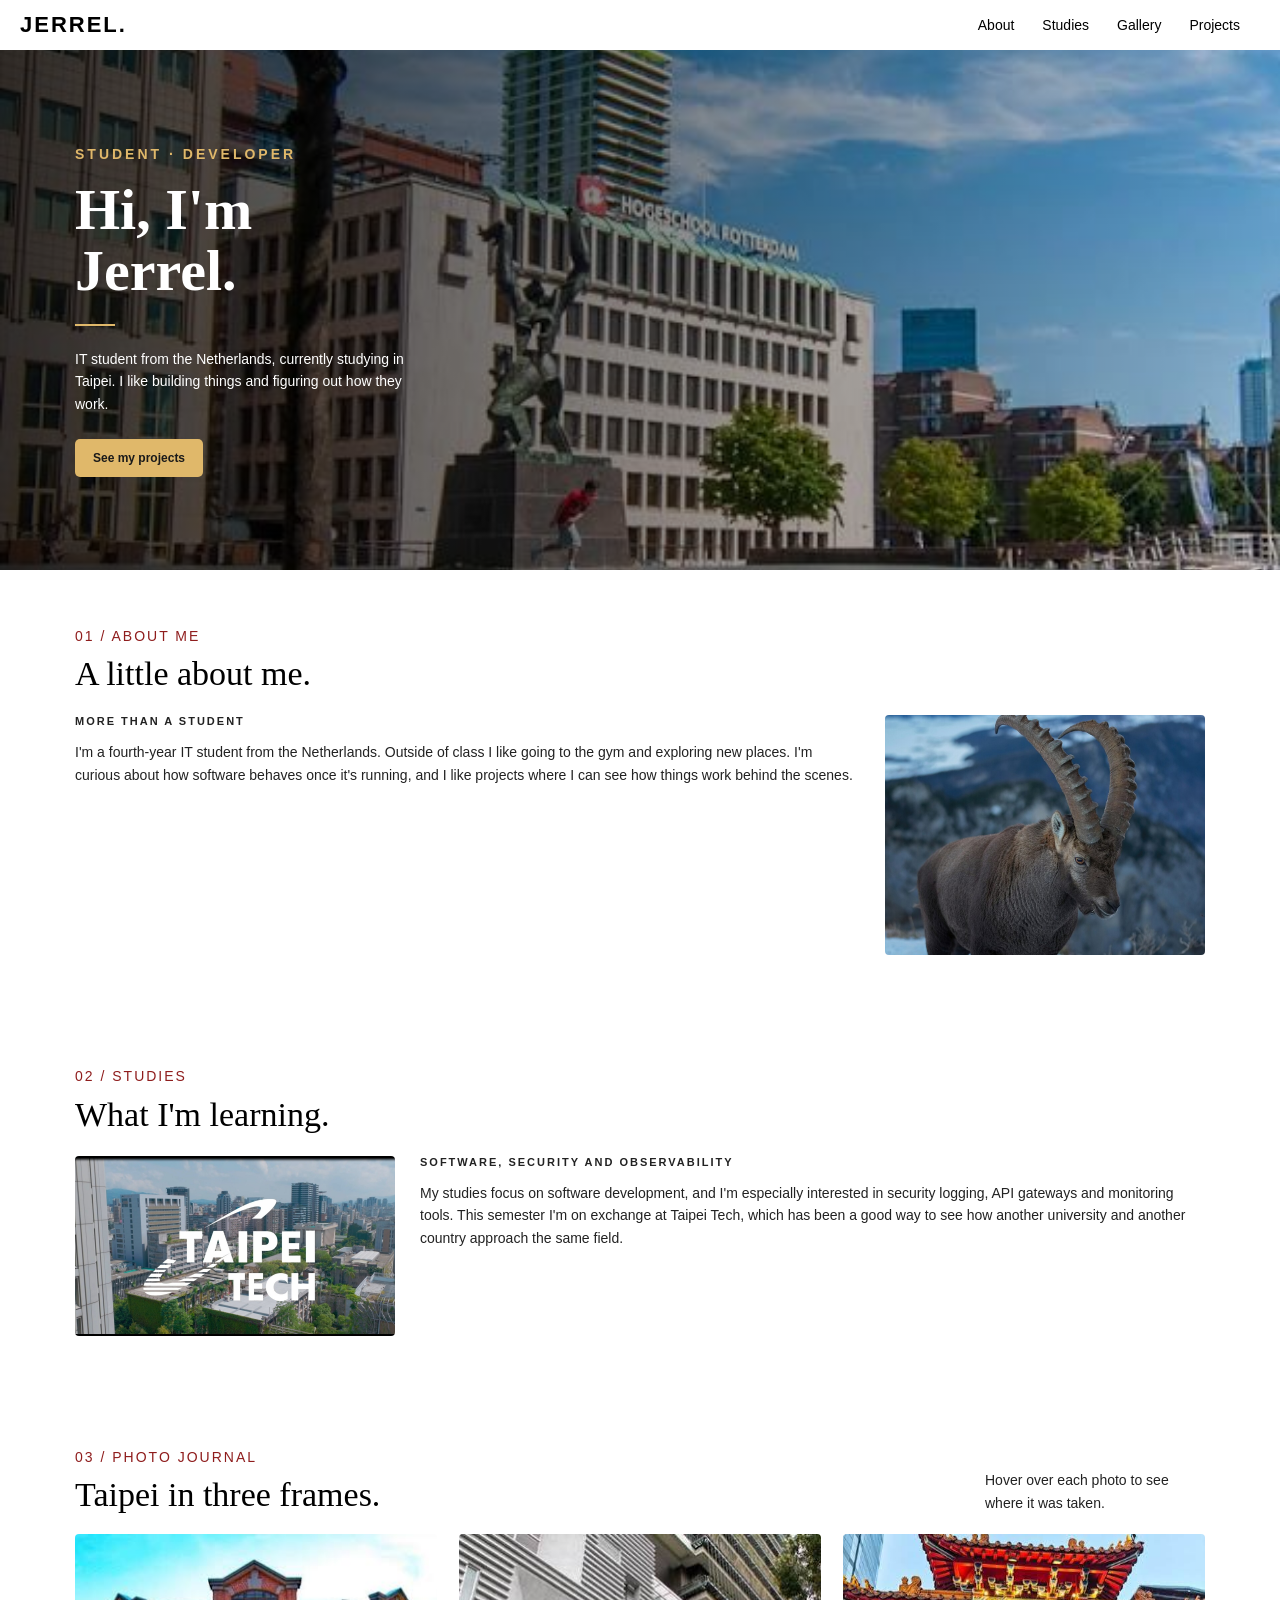
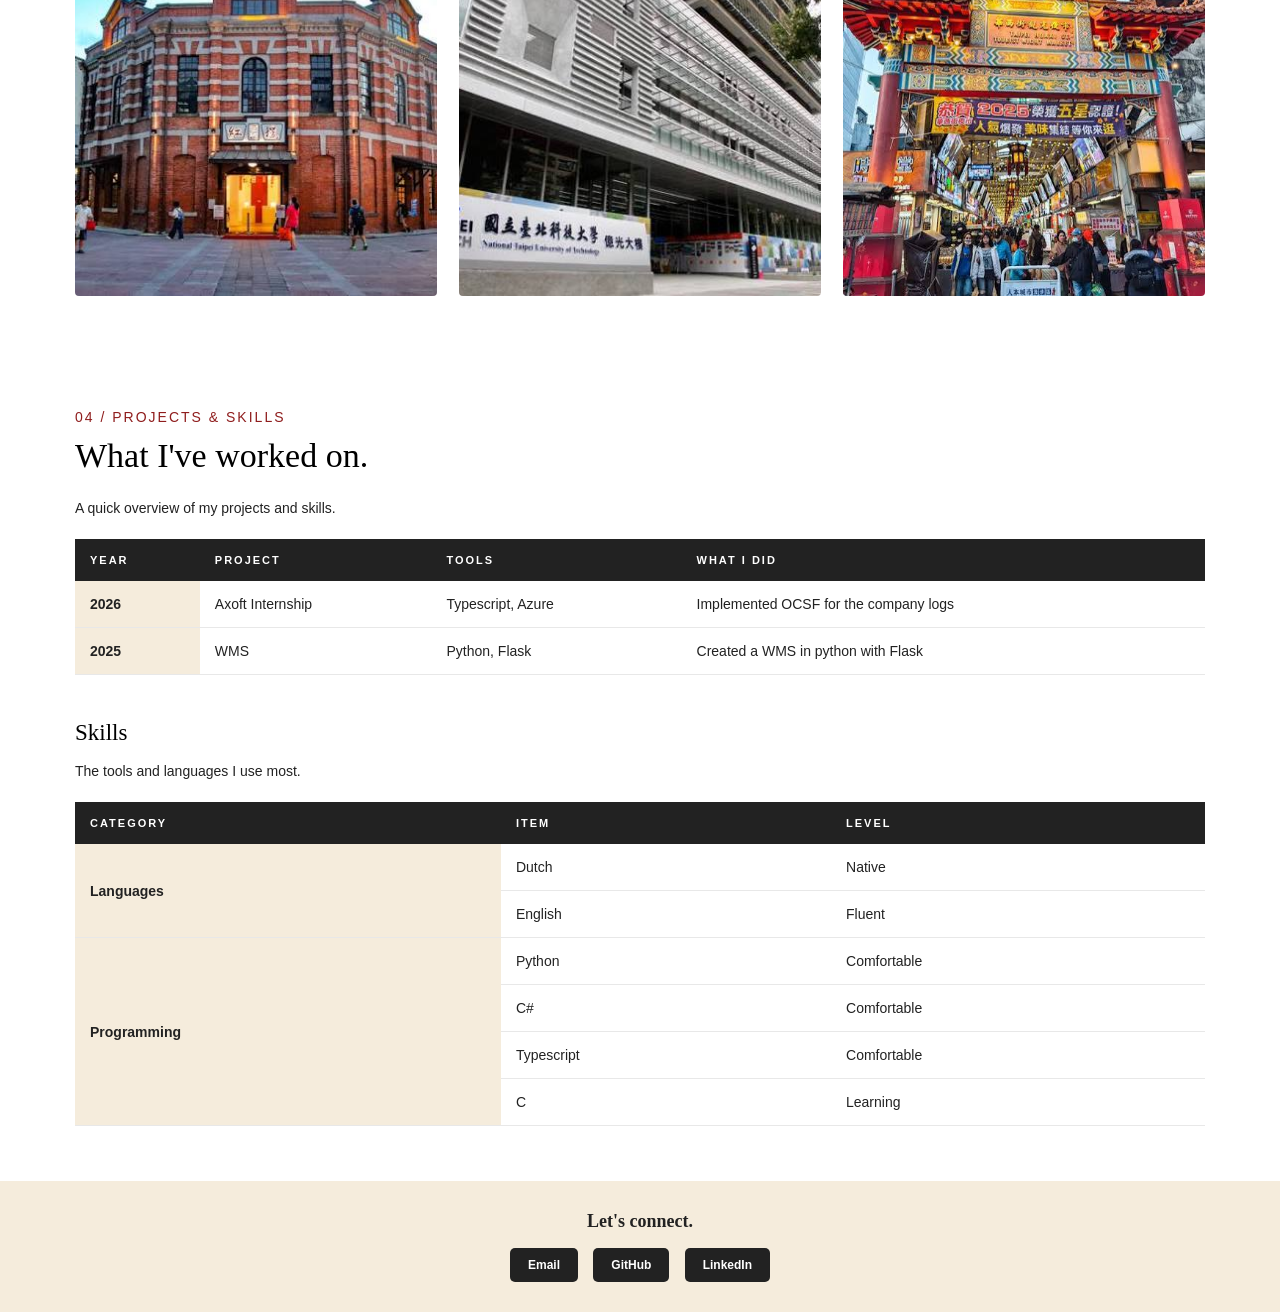
<file: week5.html>
<!DOCTYPE html>
<html lang="en">
<head>
    <meta charset="UTF-8">
    <meta name="viewport" content="width=device-width, initial-scale=1.0">
    <title>Jerrel</title>
    <link rel="stylesheet" href="styles.css">
</head>
<body>

    <header id="top">
        <a class="logo" href="#top">JERREL.</a>
        <ul>
            <li><a href="#about">About</a></li>
            <li><a href="#studies">Studies</a></li>
            <li><a href="#gallery">Gallery</a></li>
            <li><a href="#projects">Projects</a></li>
        </ul>
    </header>

    <section class="hero">
        <div class="hero-text">
            <p class="small">Student · Developer</p>
            <h1>Hi, I'm Jerrel.</h1>
            <div class="line"></div>
            <p>IT student from the Netherlands, currently studying in Taipei. I like building things and figuring out how they work.</p>
            <a href="#projects" class="btn">See my projects</a>
        </div>
    </section>

    <section class="section" id="about">
        <p class="label">01 / ABOUT ME</p>
        <h2 class="title">A little about me.</h2>
        <img class="pic-right" src="goat.png" alt="Photo of me">
        <h3>More than a student</h3>
        <p>
            I'm a fourth-year IT student from the Netherlands. Outside of class
            I like going to the gym and exploring new places. 
            I'm curious about how software behaves
            once it's running, and I like projects where I can see how things
            work behind the scenes.
        </p>
    </section>

    <section class="section" id="studies">
        <p class="label">02 / STUDIES</p>
        <h2 class="title">What I'm learning.</h2>
        <img class="pic-left" src="tech.png" alt="Taipei Tech campus">
        <h3>Software, security and observability</h3>
        <p>
            My studies focus on software development, and I'm especially
            interested in security logging, API gateways and monitoring tools.
            This semester I'm on exchange at Taipei Tech, which has been a good
            way to see how another university and another country approach the
            same field.
        </p>
    </section>

    <section class="section" id="gallery">
        <div class="gallery-top">
            <div>
                <p class="label">03 / PHOTO JOURNAL</p>
                <h2 class="title">Taipei in three frames.</h2>
            </div>
            <p class="note">Hover over each photo to see where it was taken.</p>
        </div>

        <div class="photos">
            <div class="photo">
                <img src="ximen.png" alt="Ximending street">
                <div class="cover">
                    <h4>Ximending</h4>
                    <p>MY NEIGHBORHOOD.</p>
                </div>
            </div>
            <div class="photo">
                <img src="campus.png" alt="Taipei Tech campus">
                <div class="cover">
                    <h4>Campus</h4>
                    <p>TAIPEI TECH.</p>
                </div>
            </div>
            <div class="photo">
                <img src="nightmarket.png" alt="Night market">
                <div class="cover">
                    <h4>Night Market</h4>
                    <p>FAVORITE FOOD SPOT.</p>
                </div>
            </div>
        </div>
    </section>

    <section class="section" id="projects">
        <p class="label">04 / PROJECTS &amp; SKILLS</p>
        <h2 class="title">What I've worked on.</h2>
        <p>A quick overview of my projects and skills.</p>

        <table>
            <tr>
                <th>Year</th>
                <th>Project</th>
                <th>Tools</th>
                <th>What I did</th>
            </tr>
            <tr>
                <td class="first">2026</td>
                <td>Axoft Internship</td>
                <td>Typescript, Azure</td>
                <td>Implemented OCSF for the company logs</td>
            </tr>
            <tr>
                <td class="first">2025</td>
                <td>WMS</td>
                <td>Python, Flask</td>
                <td>Created a WMS in python with Flask</td>
            </tr>
        </table>

        <h3 class="budget-title">Skills</h3>
        <p>The tools and languages I use most.</p>

        <table>
            <tr>
                <th>Category</th>
                <th>Item</th>
                <th>Level</th>
            </tr>
            <tr>
                <td class="first" rowspan="2">Languages</td>
                <td>Dutch</td>
                <td>Native</td>
            </tr>
            <tr>
                <td>English</td>
                <td>Fluent</td>
            </tr>
            <tr>
                <td class="first" rowspan="4">Programming</td>
                <td>Python</td>
                <td>Comfortable</td>
            </tr>
            <tr>
                <td>C#</td>
                <td>Comfortable</td>
            </tr>
            <tr>
                <td>Typescript</td>
                <td>Comfortable</td>
            </tr>
            <tr>
                <td>C</td>
                <td>Learning</td>
            </tr>
        </table>
    </section>

<footer>
    <h3>Let's connect.</h3>
    <p>
        <a class="footer-btn" href="mailto:jerreljanssen2@gmail.com">Email</a>
        <a class="footer-btn" href="https://github.com/jer-jerrel/webprogramming" target="_blank">GitHub</a>
        <a class="footer-btn" href="https://www.linkedin.com/in/jerrel-janssen-2b4096267/" target="_blank">LinkedIn</a>
    </p>
</footer>

</body>
</html>
</file>
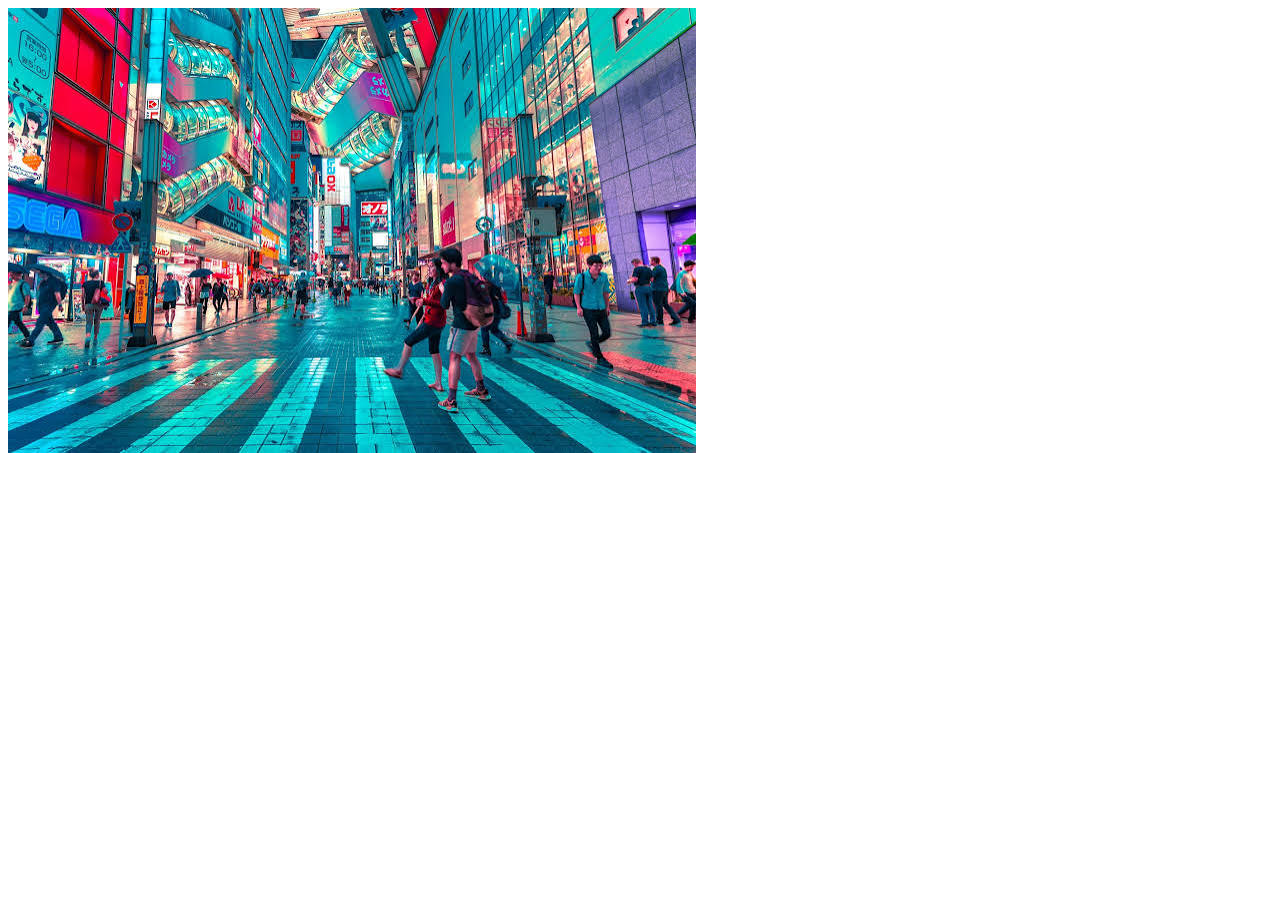
<file: week6/t1.html>
<!DOCTYPE html>
<html lang="en">
<head>
    <meta charset="UTF-8">
    <meta name="viewport" content="width=device-width, initial-scale=1.0">
    <title>Document</title>
    <style>
        #img1{
            filter:blur(0);
            transition: filter 2s;
        }
        #img1:hover{
            filter:blur(3px);
        }
    </style>
</head>
<body>
    <img id="img1" src="../tokyo1.jpg" alt="saturate">
</body>
</html>
</file>
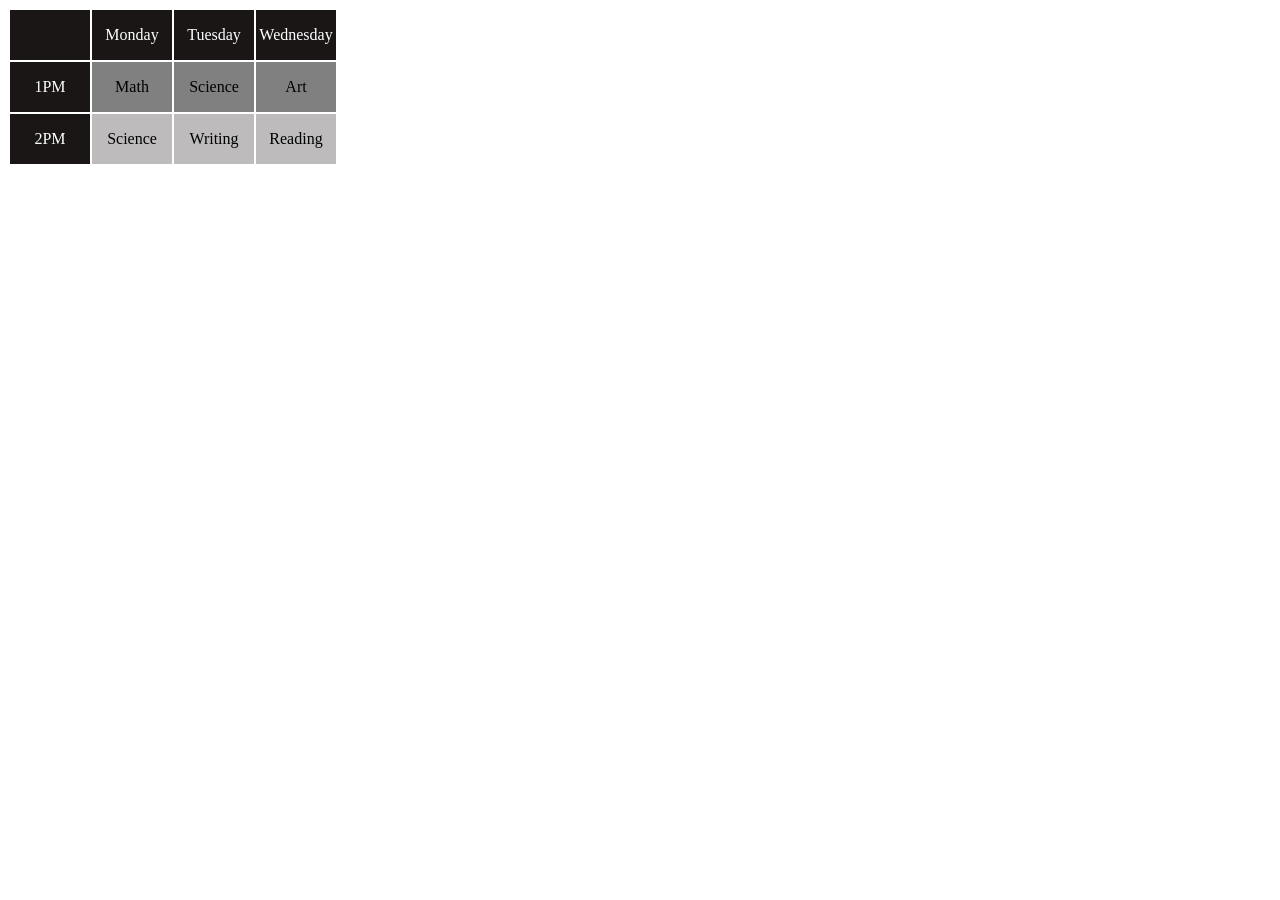
<file: week6/t2.html>
<!DOCTYPE html>
<html lang="en">
<head>
    <meta charset="UTF-8">
    <meta name="viewport" content="width=device-width, initial-scale=1.0">
    <title>Document</title>
    <style>
        td {
            width:80px;
            height:50px;
            padding: 0;
            text-align:center;
        }
        .dark{
            background-color:rgb(26, 22, 22);
            color:white;
        }
        .grey{
            background-color:grey;
        }
        .light{
            background-color:rgb(189, 187, 187)
        }
    </style>
</head>
<body>
    <table>
        <tr>
            <td class="dark"></td>
            <td class="dark">Monday</td>
            <td class="dark">Tuesday</td>
            <td class="dark">Wednesday</td>
        </tr>
        <tr>
            <td class="dark">1PM</td>
            <td class="grey">Math</td>
            <td class="grey">Science</td>
            <td class="grey">Art</td>
        </tr>
        <tr>
            <td class="dark">2PM</td>
            <td class="light">Science</td>
            <td class="light">Writing</td>
            <td class="light">Reading</td>
        </tr>
    </table>
</body>
</html>
</file>
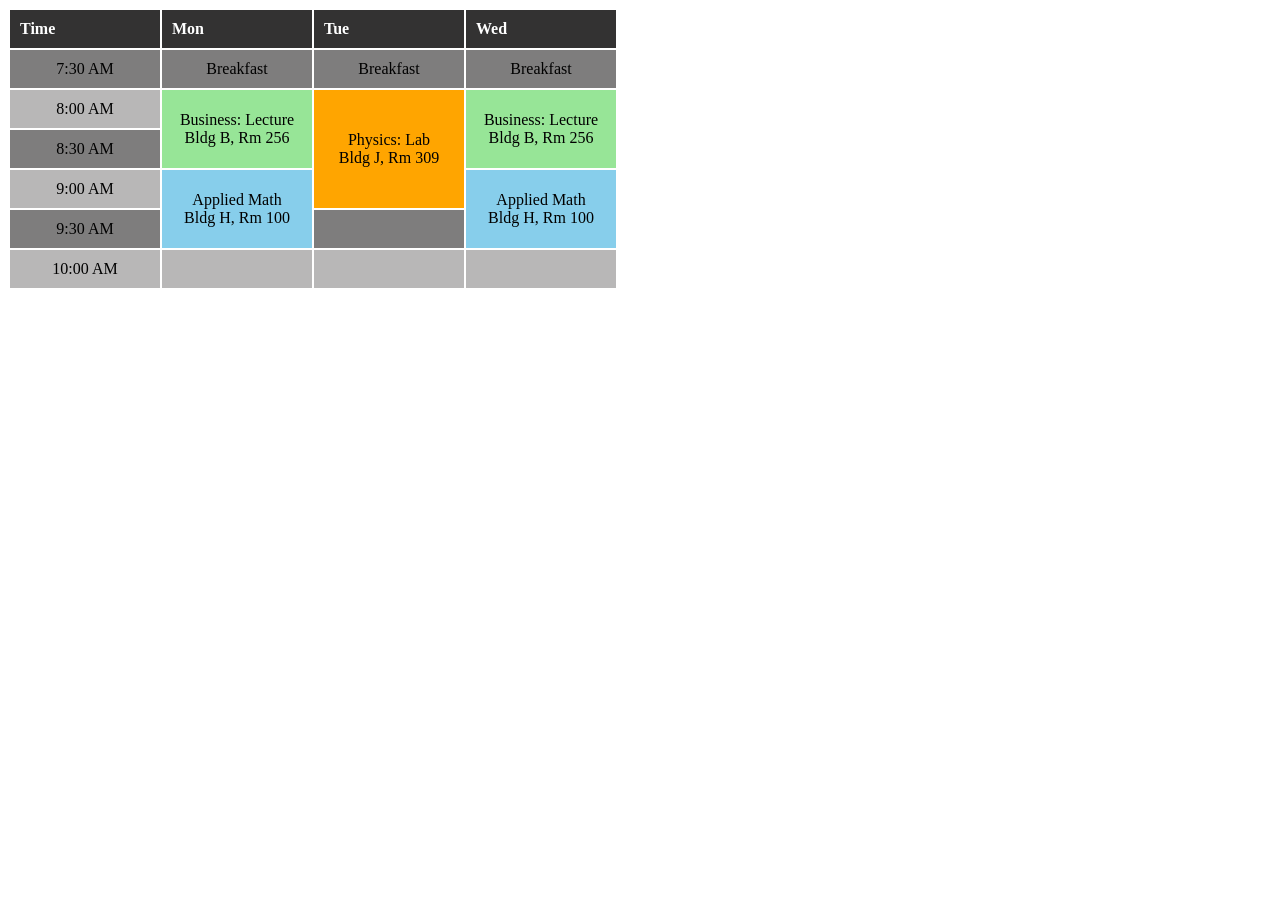
<file: week6/t3.html>
<!DOCTYPE html>
<html lang="en">
<head>
    <meta charset="UTF-8">
    <meta name="viewport" content="width=device-width, initial-scale=1.0">
    <title>Document</title>
    <style>
        table{
            border-spacing: 2px;
        }
        th {
            padding: 10px;
            text-align: left;
            background-color: rgb(51, 50, 50);
            width: 130px;
            color: white;
        }
        td {
            text-align: center;
            padding: 10px;
            width: 130px;
        }
        .green {
            background-color: rgb(151, 229, 151);
        }
        .orange {
            background-color: orange;
        }
        .blue {
            background-color: skyblue;
        }
        .dark {
            background-color: rgb(126, 125, 125);
        }
        .light {
            background-color: rgb(184, 183, 183);
        }
    </style>
</head>
<body>
    <table>
        <tr>
            <th>Time</th>
            <th colspan="2">Mon</th>
            <th colspan="2">Tue</th>
            <th colspan="2">Wed</th>
        </tr>
        <tr>
            <td class="dark">7:30 AM</td>
            <td colspan="2" class="dark">Breakfast</td>
            <td colspan="2" class="dark">Breakfast</td>
            <td colspan="2" class="dark">Breakfast</td>
        </tr>
        <tr>
            <td class="light">8:00 AM</td>
            <td rowspan="2" colspan="2" class="green">Business: Lecture<br> Bldg B, Rm 256</td>
            <td rowspan="3" colspan="2" class="orange">Physics: Lab<br> Bldg J, Rm 309</td>
            <td rowspan="2" colspan="2" class="green">Business: Lecture<br> Bldg B, Rm 256</td>
        </tr>
        <tr>
            <td class="dark">8:30 AM</td>
        </tr>
        <tr>
            <td class="light">9:00 AM</td>
            <td colspan="2" rowspan="2" class="blue">Applied Math<br> Bldg H, Rm 100</td>
            <td colspan="2" rowspan="2" class="blue">Applied Math<br> Bldg H, Rm 100</td>
        </tr>
        <tr>
            <td class="dark">9:30 AM</td>
            <td class="dark"></td>
        </tr>
        <tr>
            <td class="light">10:00 AM</td>
            <td colspan="2" class="light"></td>
            <td colspan="2" class="light"></td>
            <td colspan="2" class="light"></td>
        </tr>
    </table>
</body>
</html>
</file>
<file: styles.css>
html {
    scroll-behavior: smooth;
}

body {
    margin: 0;
    font-family: Arial, Helvetica, sans-serif;
    color: #222;
}

h1, h2, h3, h4 {
    font-family: Georgia, "Times New Roman", serif;
    font-weight: normal;
}

/* ----- header ----- */
header {
    display: flex;
    justify-content: space-between;
    align-items: center;
    padding: 12px 40px 12px 20px;
}

.logo {
    font-size: 22px;
    font-weight: bold;
    letter-spacing: 2px;
    color: black;
    text-decoration: none;
}

header ul {
    display: flex;
    gap: 28px;
    list-style: none;
    margin: 0;
    padding: 0;
}

header ul a {
    color: black;
    text-decoration: none;
    font-size: 14px;
}

header ul a:hover {
    color: #8f1d1d;
}

/* ----- hero ----- */
.hero {
    height: 520px;
    background-image: linear-gradient(to right, rgba(0, 0, 0, 0.8), rgba(0, 0, 0, 0.1)), url("school.png");
    background-size: cover;
    background-position: center;
    display: flex;
    align-items: center;
}

.hero-text {
    margin-left: 75px;
    max-width: 330px;
    color: white;
}

.hero-text h1 {
    font-size: 58px;
    line-height: 1.05;
    margin: 0;
    font-weight: bold;
}

.hero-text p {
    font-size: 14px;
    line-height: 1.6;
}

.small {
    color: #e0b86a;
    font-size: 12px;
    font-weight: bold;
    letter-spacing: 3px;
    text-transform: uppercase;
    margin: 0 0 15px;
}

.line {
    width: 40px;
    height: 2px;
    background-color: #e0b86a;
    margin: 22px 0;
}

.btn {
    display: inline-block;
    margin-top: 10px;
    padding: 12px 18px;
    background-color: #e0b86a;
    color: #1a1a1a;
    font-weight: bold;
    font-size: 12px;
    text-decoration: none;
    border-radius: 5px;
}

.btn:hover {
    background-color: #efd08e;
}

/* ----- sections ----- */
.section {
    padding: 55px 75px;
    overflow: hidden;
}

.label {
    color: #8f1d1d;
    font-size: 10px;
    letter-spacing: 2px;
    margin: 0 0 8px;
}

.title {
    font-size: 34px;
    color: black;
    margin: 0 0 22px;
}

.section p {
    font-size: 14px;
    line-height: 1.6;
}

.section h3 {
    font-size: 11px;
    letter-spacing: 2px;
    text-transform: uppercase;
    font-family: Arial, Helvetica, sans-serif;
    font-weight: bold;
}

.pic-right {
    float: right;
    width: 320px;
    height: 240px;
    object-fit: cover;
    margin-left: 25px;
    border-radius: 4px;
}

.pic-left {
    float: left;
    width: 320px;
    margin-right: 25px;
    border-radius: 4px;
}

/* ----- gallery ----- */
.gallery-top {
    display: flex;
    justify-content: space-between;
    align-items: flex-end;
    margin-bottom: 20px;
}

.gallery-top .title {
    margin: 0;
}

.note {
    max-width: 220px;
    font-size: 11px;
    margin: 0;
}

.photos {
    display: grid;
    grid-template-columns: 1fr 1fr 1fr;
    gap: 22px;
}

.photo {
    position: relative;
}

.photo img {
    width: 100%;
    aspect-ratio: 1 / 1;
    object-fit: cover;
    display: block;
    border-radius: 4px;
}

.cover {
    position: absolute;
    top: 0;
    left: 0;
    width: 100%;
    height: 100%;
    box-sizing: border-box;
    padding: 20px;
    display: flex;
    flex-direction: column;
    align-items: center;
    justify-content: flex-end;
    text-align: center;
    border-radius: 4px;
    background-color: rgba(80, 15, 15, 0.7);
    color: white;
    opacity: 0;
    transition: opacity 0.4s;
}

.cover h4 {
    font-size: 20px;
    margin: 0 0 6px;
}

.cover p {
    font-size: 11px;
    letter-spacing: 1px;
    margin: 0;
}

.photo:hover .cover {
    opacity: 1;
}

/* ----- planner ----- */
table {
    width: 100%;
    border-collapse: collapse;
    margin-top: 20px;
    font-size: 14px;
}

th {
    background-color: #222;
    color: white;
    text-align: left;
    font-size: 11px;
    letter-spacing: 2px;
    text-transform: uppercase;
    padding: 15px;
}

td {
    padding: 15px;
    border-bottom: 1px solid #e8e8e8;
}

td.first {
    background-color: #f5ecdc;
    font-weight: bold;
}

td.special {
    background-color: #f5e0da;
    color: #8f1d1d;
    font-weight: bold;
    text-align: center;
}

.money {
    text-align: right;
}

.budget-title {
    font-family: Georgia, "Times New Roman", serif !important;
    font-size: 23px !important;
    font-weight: normal !important;
    letter-spacing: 0 !important;
    text-transform: none !important;
    color: black;
    margin-top: 45px;
    margin-bottom: 0;
}

/* ----- footer ----- */
footer {
    background-color: #f5ecdc;
    text-align: center;
    padding: 30px 20px;
}

footer h3 {
    font-size: 18px;
    margin: 0 0 8px;
    font-weight: bold;
}

footer p {
    margin: 0;
    font-size: 12px;

.footer-btn {
    display: inline-block;
    margin: 8px 6px 0;
    padding: 10px 18px;
    background-color: #222;
    color: white;
    font-size: 12px;
    font-weight: bold;
    text-decoration: none;
    border-radius: 5px;
}

.footer-btn:hover {
    background-color: #8f1d1d;
}
}
</file>
